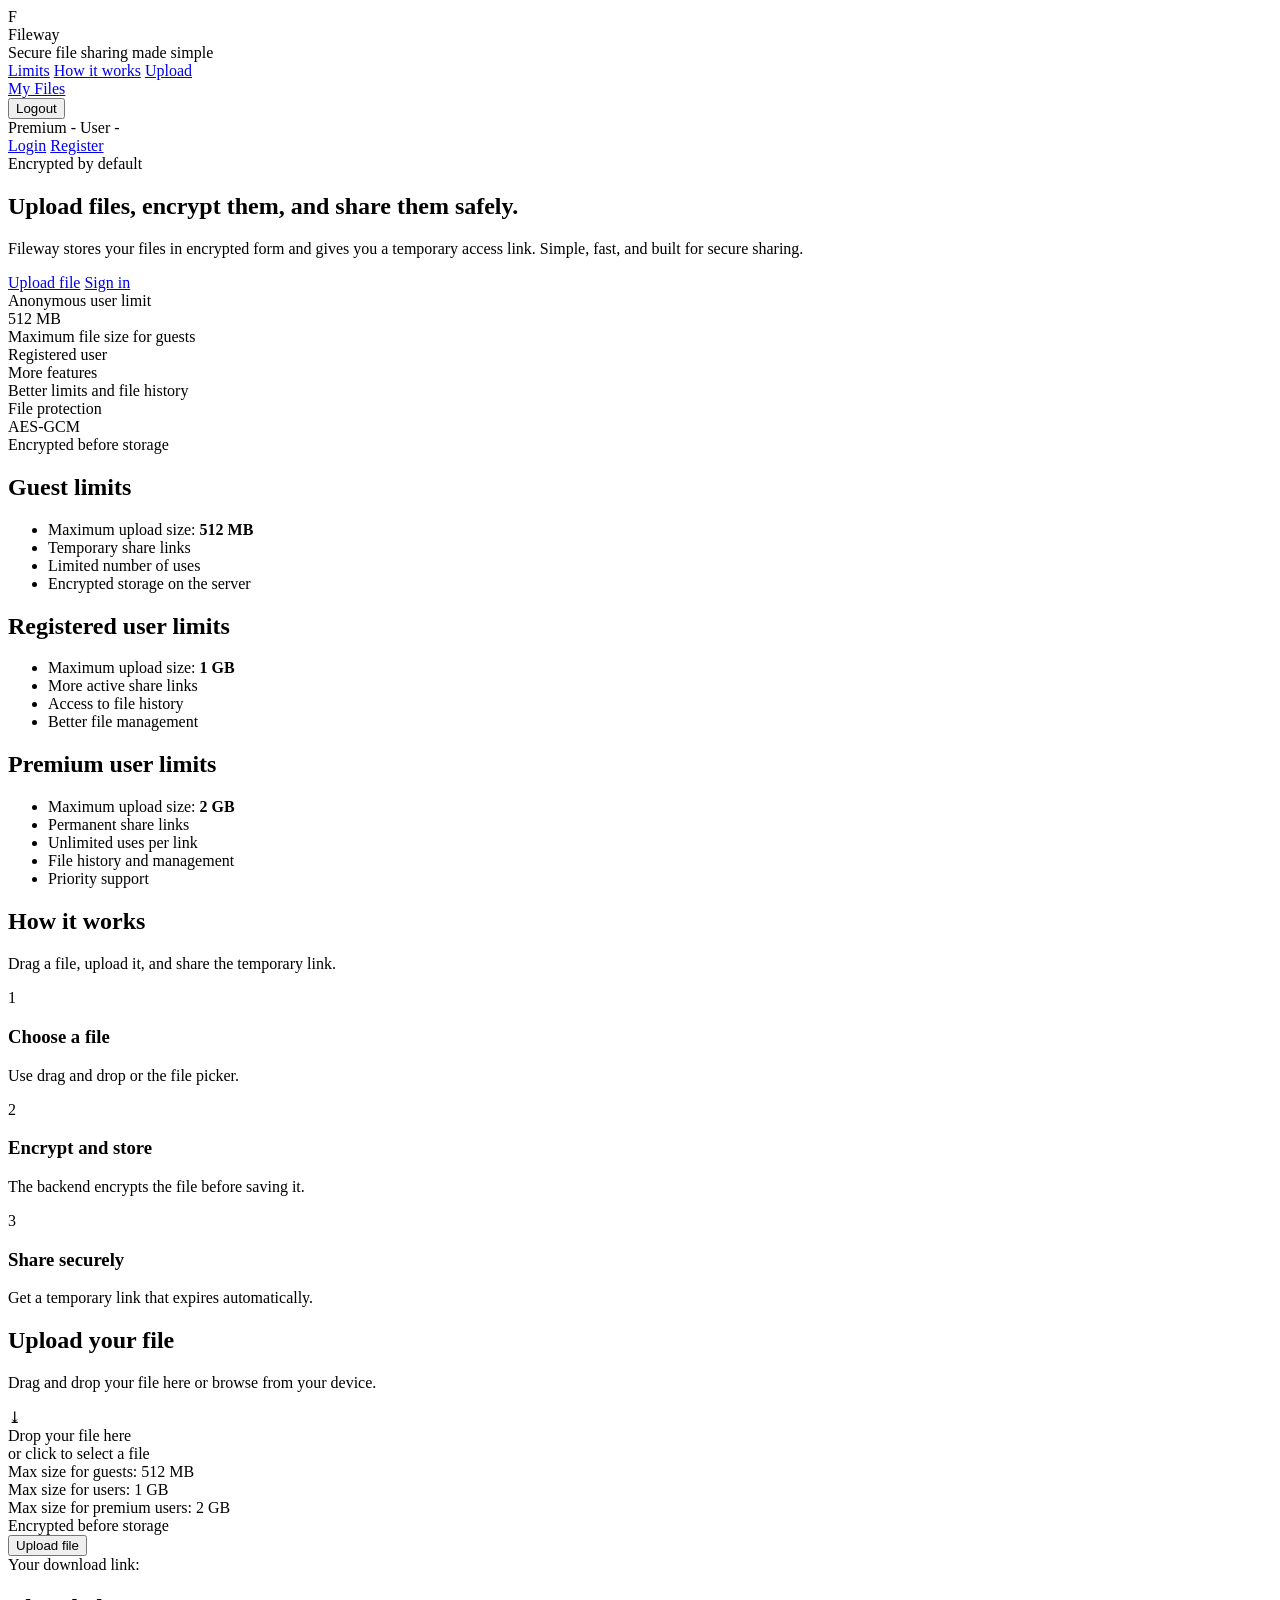
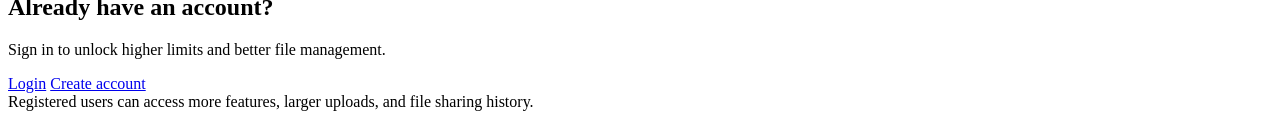
<file: src/main/resources/templates/index.html>
<!doctype html>
<html lang="en" xmlns:th="https://www.thymeleaf.org">
<head>
    <meta charset="UTF-8" />
    <meta name="viewport" content="width=device-width, initial-scale=1.0" />
    <meta http-equiv="X-UA-Compatible" content="ie=edge" />
    <link rel="stylesheet" th:href="@{/css/index.css}">
    <title>Fileway - secure way for your files</title>
</head>
<body>
<header class="topbar">
    <div class="brand">
        <div class="brand__logo">F</div>
        <div>
            <div class="brand__name">Fileway</div>
            <div class="brand__tagline">Secure file sharing made simple</div>
        </div>
    </div>

    <nav class="topbar__nav">
        <a href="#limits">Limits</a>
        <a href="#how-it-works">How it works</a>
        <a href="#upload">Upload</a>
        <div th:if="${isLoggedIn}">
            <a href="/my-files">My Files</a>
            <form th:action="@{/logout}" method="post">
                <a><button type="submit">Logout</button></a>
            </form>

            <span th:if="${isPremium}" class="user-status premium">
            Premium - <span th:text="${user.email}"></span>
        </span>

                <span th:unless="${isPremium}" class="user-status">
            User - <span th:text="${user.email}"></span>
        </span>
            </div>

            <div th:unless="${isLoggedIn}">
                <a href="#login">Login</a>
                <a href="/register">Register</a>
            </div>
    </nav>
</header>

<main class="page">
    <section class="hero">
        <div class="hero__content">
            <span class="hero__badge">Encrypted by default</span>
            <h1>Upload files, encrypt them, and share them safely.</h1>
            <p>
                Fileway stores your files in encrypted form and gives you a temporary access link.
                Simple, fast, and built for secure sharing.
            </p>

            <div class="hero__actions">
                <a class="btn btn--primary" href="#upload">Upload file</a>
                <a class="btn btn--secondary" href="#login">Sign in</a>
            </div>
        </div>

        <aside class="hero__panel">
            <div class="stat-card">
                <div class="stat-card__label">Anonymous user limit</div>
                <div class="stat-card__value">512 MB</div>
                <div class="stat-card__note">Maximum file size for guests</div>
            </div>
            <div class="stat-card">
                <div class="stat-card__label">Registered user</div>
                <div class="stat-card__value">More features</div>
                <div class="stat-card__note">Better limits and file history</div>
            </div>
            <div class="stat-card">
                <div class="stat-card__label">File protection</div>
                <div class="stat-card__value">AES-GCM</div>
                <div class="stat-card__note">Encrypted before storage</div>
            </div>
        </aside>
    </section>

    <section class="info-grid" id="limits">
        <article class="info-card" >
            <h2>Guest limits</h2>
            <ul>
                <li>Maximum upload size: <strong>512 MB</strong></li>
                <li>Temporary share links</li>
                <li>Limited number of uses</li>
                <li>Encrypted storage on the server</li>
            </ul>
        </article>

        <article class="info-card">
            <h2>Registered user limits</h2>
            <ul>
                <li>Maximum upload size: <strong>1 GB</strong></li>
                <li>More active share links</li>
                <li>Access to file history</li>
                <li>Better file management</li>
            </ul>
        </article>

        <article class="info-card">
            <h2>Premium user limits</h2>
            <ul>
                <li>Maximum upload size: <strong>2 GB</strong></li>
                <li>Permanent share links</li>
                <li>Unlimited uses per link</li>
                <li>File history and management</li>
                <li>Priority support</li>
            </ul>
        </article>
    </section>

    <section class="panel" id="how-it-works">
        <div class="panel__header">
            <h2>How it works</h2>
            <p>Drag a file, upload it, and share the temporary link.</p>
        </div>
        <div class="steps">
            <div class="step">
                <span class="step__number">1</span>
                <h3>Choose a file</h3>
                <p>Use drag and drop or the file picker.</p>
            </div>
            <div class="step">
                <span class="step__number">2</span>
                <h3>Encrypt and store</h3>
                <p>The backend encrypts the file before saving it.</p>
            </div>
            <div class="step">
                <span class="step__number">3</span>
                <h3>Share securely</h3>
                <p>Get a temporary link that expires automatically.</p>
            </div>
        </div>
    </section>

    <section th:class="${isLoggedIn} ? '' : 'upload-section'" id="upload">

        <div class="upload-card">
            <div class="panel__header">
                <h2>Upload your file</h2>
                <p>Drag and drop your file here or browse from your device.</p>
            </div>
            <form action="/upload" method="POST" enctype="multipart/form-data" class="upload-form">
                <input type="hidden" th:name="${_csrf.parameterName}" th:value="${_csrf.token}">
                <div class="dropzone" id="dropzone">
                    <input id="file" type="file" name="file" hidden />
                    <div class="dropzone__icon">⤓</div>
                    <div class="dropzone__title">Drop your file here</div>
                    <div class="dropzone__subtitle">or click to select a file</div>
                    <div class="dropzone__hint" th:if="${!isLoggedIn}">Max size for guests: 512 MB</div>
                    <div class="dropzone__hint" th:if="${isLoggedIn and !isPremium}">Max size for users: 1 GB</div>
                    <div class="dropzone__hint" th:if="${isPremium}">Max size for premium users: 2 GB</div>
                </div>

                <div class="upload-meta">
                    <span>Encrypted before storage</span>
                </div>

                <input type="submit" value="Upload file" class="btn btn--primary btn--full" />

                <div th:if="${successMessage}" class="alert alert-success" th:text="${successMessage}"></div>

                <div th:if="${linkOnFile}" class="link-box">
                    <div class="link-box__title">Your download link:</div>
                    <a th:href="${linkOnFile}" th:text="${linkOnFile}"></a>
                </div>

                <div th:if="${errorMessage}" class="alert alert-error" th:text="${errorMessage}"></div>
            </form>
        </div>


            <div class="login-card" id="login" th:if="${!isLoggedIn}">
                <div class="panel__header">
                    <h2>Already have an account?</h2>
                    <p>Sign in to unlock higher limits and better file management.</p>
                </div>

                <div class="login-card__actions">
                    <a class="btn btn--secondary btn--full" href="/login">Login</a>
                    <a class="btn btn--ghost btn--full" href="/register">Create account</a>
                </div>

                <div class="login-card__note">
                    Registered users can access more features, larger uploads, and file sharing history.
                </div>
            </div>
    </section>
</main>

<script>
    const dropzone = document.getElementById('dropzone');
    const fileInput = document.getElementById('file');

    if (dropzone && fileInput) {
        dropzone.addEventListener('click', () => fileInput.click());

        dropzone.addEventListener('dragover', (event) => {
            event.preventDefault();
            dropzone.classList.add('is-dragover');
        });

        dropzone.addEventListener('dragleave', () => {
            dropzone.classList.remove('is-dragover');
        });

        dropzone.addEventListener('drop', (event) => {
            event.preventDefault();
            dropzone.classList.remove('is-dragover');
            if (event.dataTransfer.files.length > 0) {
                fileInput.files = event.dataTransfer.files;
                dropzone.querySelector('.dropzone__title').textContent = event.dataTransfer.files[0].name;
                dropzone.querySelector('.dropzone__subtitle').textContent = 'File selected';
            }
        });

        fileInput.addEventListener('change', () => {
            if (fileInput.files.length > 0) {
                dropzone.querySelector('.dropzone__title').textContent = fileInput.files[0].name;
                dropzone.querySelector('.dropzone__subtitle').textContent = 'File selected';
            }
        });
    }
</script>
</body>
</html>
</file>
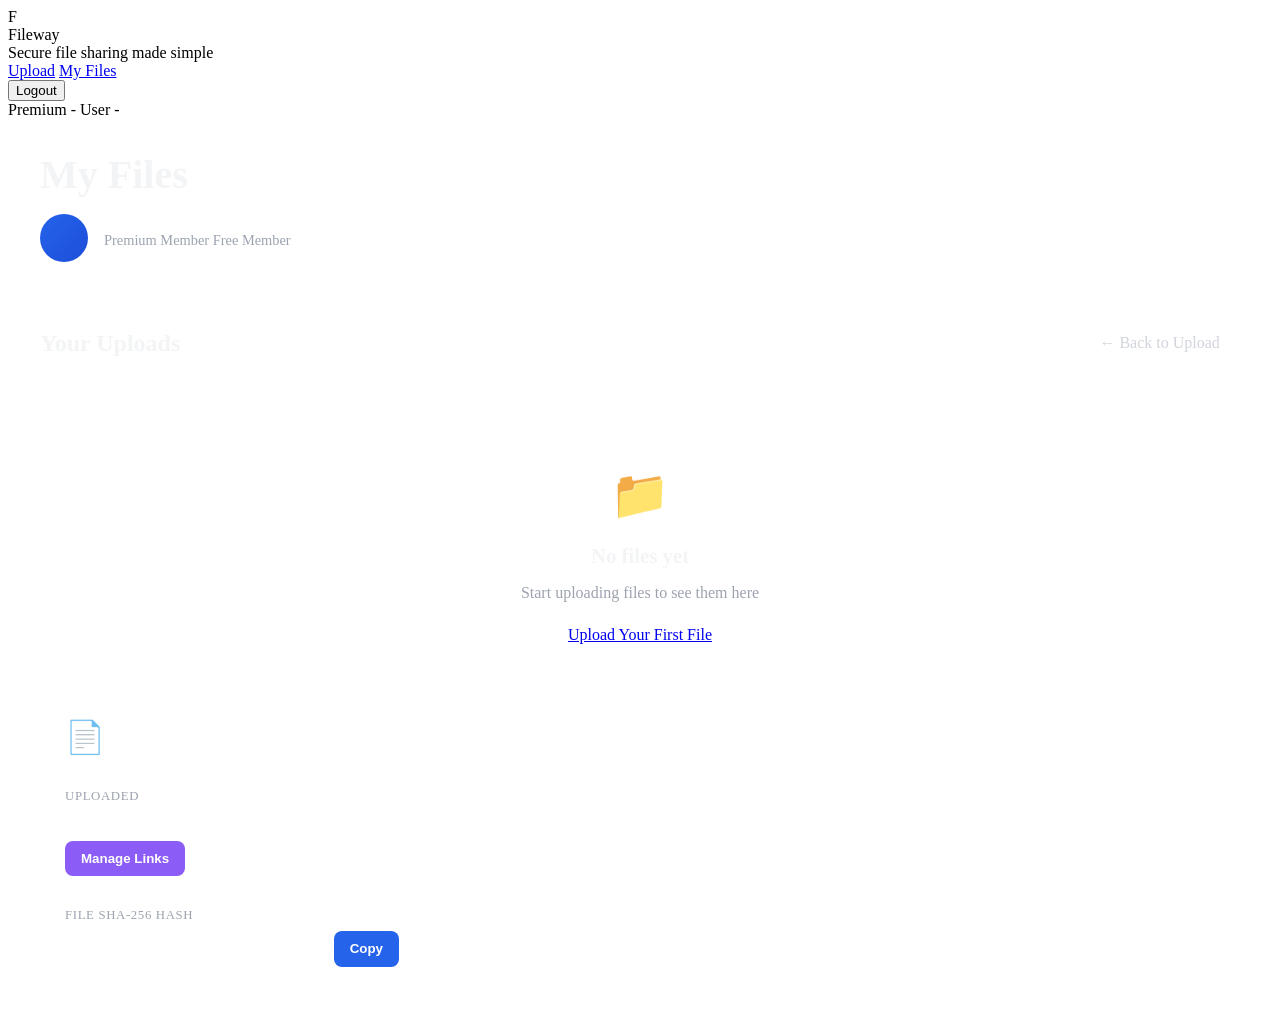
<file: src/main/resources/templates/files.html>
<!doctype html>
<html lang="en" xmlns:th="http://www.thymeleaf.org">
<head>
    <meta charset="UTF-8" />
    <meta name="viewport" content="width=device-width, initial-scale=1.0" />
    <meta http-equiv="X-UA-Compatible" content="ie=edge" />
    <meta name="_csrf" th:content="${_csrf.token}">
    <meta name="_csrf_header" th:content="${_csrf.headerName}">
    <link rel="stylesheet" th:href="@{/css/index.css}">
    <title>My Files - FileWay</title>

    <style>
        .files-container {
            max-width: 1200px;
            margin: 2rem auto;
            padding: 0 1rem;
        }

        .page-header {
            margin-bottom: 2rem;
        }

        .page-header h1 {
            font-size: 2.5rem;
            margin-bottom: 0.5rem;
            color: #f3f4f6;
        }

        .user-info {
            display: flex;
            align-items: center;
            gap: 1rem;
            margin-top: 1rem;
        }

        .user-info__avatar {
            width: 48px;
            height: 48px;
            border-radius: 50%;
            background: linear-gradient(135deg, #2563eb, #1d4ed8);
            display: flex;
            align-items: center;
            justify-content: center;
            font-weight: bold;
            font-size: 1.2rem;
            color: white;
        }

        .user-info__details {
            display: flex;
            flex-direction: column;
            gap: 0.3rem;
        }

        .user-info__email {
            color: #f3f4f6;
            font-weight: 600;
        }

        .user-info__role {
            font-size: 0.9rem;
            color: #9ca3af;
        }

        .user-info__role.premium {
            color: #c4b5fd;
            font-weight: 600;
        }

        .files-section {
            margin-top: 3rem;
        }

        .section-header {
            display: flex;
            justify-content: space-between;
            align-items: center;
            margin-bottom: 1.5rem;
            padding-bottom: 1rem;
            border-bottom: 1px solid rgba(255, 255, 255, 0.1);
        }

        .section-header h2 {
            font-size: 1.5rem;
            color: #f3f4f6;
        }

        .back-btn {
            display: inline-flex;
            align-items: center;
            gap: 0.5rem;
            padding: 0.7rem 1.2rem;
            background: rgba(255, 255, 255, 0.08);
            border: 1px solid rgba(255, 255, 255, 0.08);
            border-radius: 8px;
            color: #d1d5db;
            cursor: pointer;
            text-decoration: none;
            transition: 0.2s ease;
        }

        .back-btn:hover {
            background: rgba(255, 255, 255, 0.12);
            color: white;
        }

        .empty-state {
            text-align: center;
            padding: 3rem 2rem;
            border: 1px dashed rgba(255, 255, 255, 0.2);
            border-radius: 12px;
            background: rgba(255, 255, 255, 0.02);
        }

        .empty-state__icon {
            font-size: 3rem;
            margin-bottom: 1rem;
        }

        .empty-state h3 {
            font-size: 1.3rem;
            color: #f3f4f6;
            margin-bottom: 0.5rem;
        }

        .empty-state p {
            color: #9ca3af;
            margin-bottom: 1.5rem;
        }

        .files-grid {
            display: grid;
            grid-template-columns: repeat(auto-fill, minmax(350px, 1fr));
            gap: 1.5rem;
        }

        .file-card {
            background: rgba(255, 255, 255, 0.04);
            border: 1px solid rgba(255, 255, 255, 0.08);
            border-radius: 12px;
            padding: 1.5rem;
            transition: 0.2s ease;
        }

        .file-card:hover {
            background: rgba(255, 255, 255, 0.08);
            border-color: rgba(255, 255, 255, 0.15);
        }

        .file-card__header {
            display: flex;
            align-items: flex-start;
            gap: 1rem;
            margin-bottom: 1rem;
        }

        .file-card__icon {
            font-size: 2rem;
        }

        .file-card__title {
            flex: 1;
            overflow: hidden;
        }

        .file-card__name {
            color: #f3f4f6;
            font-weight: 600;
            word-break: break-word;
            margin-bottom: 0.3rem;
            display: -webkit-box;
            -webkit-line-clamp: 2;
            -webkit-box-orient: vertical;
            overflow: hidden;
        }

        .file-card__size {
            color: #9ca3af;
            font-size: 0.85rem;
        }

        .file-card__info {
            display: grid;
            grid-template-columns: 1fr 1fr;
            gap: 1rem;
            margin-bottom: 1rem;
            padding: 1rem 0;
            border-top: 1px solid rgba(255, 255, 255, 0.08);
            border-bottom: 1px solid rgba(255, 255, 255, 0.08);
        }

        .file-card__info-item {
            display: flex;
            flex-direction: column;
            gap: 0.3rem;
        }

        .file-card__info-label {
            color: #9ca3af;
            font-size: 0.8rem;
            text-transform: uppercase;
            letter-spacing: 0.05em;
        }

        .file-card__info-value {
            color: #f3f4f6;
            font-weight: 600;
        }

        .file-card__info-value.expired {
            color: #fca5a5;
        }

        .file-card__info-value.active {
            color: #86efac;
        }

        .file-card__link {
            margin-top: 1rem;
            padding-top: 1rem;
        }

        .file-card__link-label {
            color: #9ca3af;
            font-size: 0.8rem;
            text-transform: uppercase;
            letter-spacing: 0.05em;
            display: block;
            margin-bottom: 0.5rem;
        }

        .link-input-group {
            display: flex;
            gap: 0.5rem;
        }

        .link-input {
            flex: 1;
            background: rgba(255, 255, 255, 0.05);
            border: 1px solid rgba(255, 255, 255, 0.1);
            border-radius: 8px;
            padding: 0.6rem;
            color: #d1d5db;
            font-size: 0.85rem;
            word-break: break-all;
            cursor: pointer;
            transition: 0.2s ease;
        }

        .link-input:hover {
            background: rgba(255, 255, 255, 0.08);
        }

        .copy-btn {
            padding: 0.6rem 1rem;
            background: #2563eb;
            border: none;
            border-radius: 8px;
            color: white;
            font-weight: 600;
            cursor: pointer;
            transition: 0.2s ease;
            white-space: nowrap;
        }

        .copy-btn:hover {
            background: #1d4ed8;
        }

        .copy-btn.copied {
            background: #16a34a;
        }

        .open-modal-btn {
            padding: 0.6rem 1rem;
            background: #8b5cf6;
            border: none;
            border-radius: 8px;
            color: white;
            font-weight: 600;
            cursor: pointer;
            transition: 0.2s ease;
            white-space: nowrap;
        }

        .open-modal-btn:hover {
            background: #7c3aed;
        }

        @media (max-width: 768px) {
            .files-grid {
                grid-template-columns: 1fr;
            }

            .file-card__info {
                grid-template-columns: 1fr;
            }

            .section-header {
                flex-direction: column;
                align-items: flex-start;
                gap: 1rem;
            }

            .page-header h1 {
                font-size: 1.8rem;
            }
        }

        /*css for model*/

        .modal-overlay {
            background: rgba(0, 0, 0, 0.7);
            width: 100%;
            height: 100%;
            position: fixed;
            top: 0;
            bottom: 0;
            left: 0;
            right: 0;
            z-index: 1000;
            display: flex;
            justify-content: center;
            align-items: center;
        }

        .modal-wrapper {
            width: 90%;
            max-width: 600px;
            background: #1f2937;
            border: 1px solid rgba(255, 255, 255, 0.1);
            border-radius: 12px;
            max-height: 80vh;
            overflow-y: auto;
            box-shadow: 0 20px 25px -5px rgba(0, 0, 0, 0.1);
        }

        .modal-header {
            display: flex;
            justify-content: space-between;
            align-items: center;
            padding: 1.5rem;
            border-bottom: 1px solid rgba(255, 255, 255, 0.1);
            position: sticky;
            top: 0;
            background: #1f2937;
        }

        .modal-header h2 {
            color: #f3f4f6;
            margin: 0;
            font-size: 1.3rem;
        }

        .close-modal-btn {
            background: transparent;
            border: none;
            color: #9ca3af;
            font-size: 1.5rem;
            cursor: pointer;
            padding: 0;
            width: 32px;
            height: 32px;
            display: flex;
            align-items: center;
            justify-content: center;
            transition: color 0.2s;
        }

        .close-modal-btn:hover {
            color: #f3f4f6;
        }

        .modal-content {
            padding: 1.5rem;
        }

        .links-list {
            margin-bottom: 2rem;
        }

        .link-item {
            background: rgba(255, 255, 255, 0.04);
            border: 1px solid rgba(255, 255, 255, 0.08);
            border-radius: 8px;
            padding: 1rem;
            margin-bottom: 1rem;
        }

        .link-item-header {
            display: flex;
            justify-content: space-between;
            align-items: center;
            margin-bottom: 0.75rem;
        }

        .link-item-url {
            flex: 1;
            color: #93c5fd;
            font-size: 0.85rem;
            word-break: break-all;
            font-family: 'Courier New', monospace;
        }

        .link-item-status {
            display: inline-block;
            padding: 0.3rem 0.6rem;
            border-radius: 4px;
            font-size: 0.75rem;
            font-weight: 600;
            white-space: nowrap;
            margin-left: 1rem;
        }

        .link-item-status.active {
            background: rgba(134, 239, 172, 0.2);
            color: #86efac;
        }

        .link-item-status.expired {
            background: rgba(252, 165, 165, 0.2);
            color: #fca5a5;
        }

        .link-item-details {
            display: grid;
            grid-template-columns: 1fr 1fr;
            gap: 1rem;
            margin-bottom: 0.75rem;
            font-size: 0.85rem;
            color: #d1d5db;
        }

        .link-item-detail {
            display: flex;
            flex-direction: column;
            gap: 0.2rem;
        }

        .link-item-detail-label {
            color: #9ca3af;
            font-size: 0.75rem;
            text-transform: uppercase;
            letter-spacing: 0.05em;
        }

        .link-item-detail-value {
            color: #f3f4f6;
            font-weight: 600;
        }

        .link-item-actions {
            display: flex;
            gap: 0.5rem;
        }

        .link-copy-btn,
        .link-delete-btn {
            padding: 0.5rem 1rem;
            border: none;
            border-radius: 6px;
            font-size: 0.85rem;
            font-weight: 600;
            cursor: pointer;
            transition: 0.2s;
            flex: 1;
        }

        .link-copy-btn {
            background: #2563eb;
            color: white;
        }

        .link-copy-btn:hover {
            background: #1d4ed8;
        }

        .link-copy-btn.copied {
            background: #16a34a;
        }

        .link-delete-btn {
            background: #ef4444;
            color: white;
        }

        .link-delete-btn:hover {
            background: #dc2626;
        }

        .empty-links {
            text-align: center;
            padding: 2rem 1rem;
            color: #9ca3af;
            background: rgba(255, 255, 255, 0.02);
            border-radius: 8px;
            border: 1px dashed rgba(255, 255, 255, 0.1);
        }

        .create-link-section {
            border-top: 1px solid rgba(255, 255, 255, 0.1);
            padding-top: 1.5rem;
        }

        .create-link-section h3 {
            color: #f3f4f6;
            margin: 0 0 1rem 0;
            font-size: 1.1rem;
        }

        .create-link-form {
            display: grid;
            grid-template-columns: 1fr 1fr;
            gap: 1rem;
        }

        .form-group {
            display: flex;
            flex-direction: column;
            gap: 0.5rem;
        }

        .create-link-form label {
            color: #d1d5db;
            font-size: 0.9rem;
            font-weight: 500;
        }

        .create-link-form input {
            background: rgba(255, 255, 255, 0.05);
            border: 1px solid rgba(255, 255, 255, 0.1);
            border-radius: 6px;
            padding: 0.6rem;
            color: #f3f4f6;
            font-size: 0.9rem;
        }

        .create-link-form input:focus {
            outline: none;
            border-color: #2563eb;
            box-shadow: 0 0 0 2px rgba(37, 99, 235, 0.2);
        }

        .create-link-submit-btn {
            grid-column: 1 / -1;
            background: #10b981;
            color: white;
            border: none;
            padding: 0.7rem 1rem;
            border-radius: 6px;
            font-size: 0.95rem;
            font-weight: 600;
            cursor: pointer;
            transition: 0.2s;
        }

        .create-link-submit-btn:hover {
            background: #059669;
        }

        .hide {
            display: none !important;
        }

    </style>
</head>
<body>
<header class="topbar">
    <div class="brand">
        <div class="brand__logo">F</div>
        <div>
            <div class="brand__name">Fileway</div>
            <div class="brand__tagline">Secure file sharing made simple</div>
        </div>
    </div>

    <nav class="topbar__nav">
        <a href="/">Upload</a>
        <a href="/my-files">My Files</a>
        <form th:action="@{/logout}" method="post">
            <a><button type="submit">Logout</button></a>
        </form>
        <span th:if="${isPremium}" class="user-status premium">Premium - <span th:text="${user.email}"></span></span>
        <span th:unless="${isPremium}" class="user-status">User - <span th:text="${user.email}"></span></span>
    </nav>
</header>

<div class="files-container">
    <div class="page-header">
        <h1>My Files</h1>
        <div class="user-info">
            <div class="user-info__avatar" th:text="${user.email.charAt(0)}"></div>
            <div class="user-info__details">
                <div class="user-info__email" th:text="${user.email}"></div>
                <div class="user-info__role" th:classappend="${isPremium} ? ' premium' : ''">
                    <span th:if="${isPremium}">Premium Member</span>
                    <span th:unless="${isPremium}">Free Member</span>
                </div>
            </div>
        </div>
    </div>

    <div class="files-section">
        <div class="section-header">
            <h2>Your Uploads</h2>
            <a href="/" class="back-btn">← Back to Upload</a>
        </div>

        <div th:if="${#lists.isEmpty(user.userFiles)}" class="empty-state">
            <div class="empty-state__icon">📁</div>
            <h3>No files yet</h3>
            <p>Start uploading files to see them here</p>
            <a href="/" class="btn btn--primary">Upload Your First File</a>
        </div>

        <div th:unless="${#lists.isEmpty(user.userFiles)}" class="files-grid">
            <div th:each="file : ${user.userFiles}" class="file-card">
                <div class="file-card__header">
                    <div class="file-card__icon">📄</div>
                    <div class="file-card__title">
                        <div class="file-card__name" th:text="${file.originalName}"></div>
                        <div class="file-card__size" th:text="${FileSizeFormatter.format(file.size)}"></div>
                    </div>
                </div>

                <div class="file-card__info">
                    <div class="file-card__info-item">
                        <span class="file-card__info-label">Uploaded</span>
                        <span class="file-card__info-value"
                              th:text="${#temporals.format(file.createdAt, 'dd.MM.yyyy HH:mm')}"></span>
                    </div>
<!--                    <div class="file-card__info-item">-->
<!--                        <span class="file-card__info-label">Status</span>-->
<!--                        <span class="file-card__info-value"-->
<!--                              th:classappend="${file.link.expiresAt > T(java.time.LocalDateTime).now()} ? 'active' : 'expired'"-->
<!--                              th:text="${file.link.expiresAt > T(java.time.LocalDateTime).now()} ? 'Active' : 'Expired'"></span>-->
<!--                    </div>-->
<!--                    <div class="file-card__info-item">-->
<!--                        <span class="file-card__info-label">Expires</span>-->
<!--                        <span class="file-card__info-value" th:text="${#temporals.format(file, 'dd.MM.yyyy HH:mm')}"></span>-->
<!--                    </div>-->
<!--                    <div class="file-card__info-item">-->
<!--                        <span class="file-card__info-label">Downloads count</span>-->
<!--                        <span class="file-card__info-value" th:text="${file.link.useCount}"></span>-->
<!--                    </div>-->
                </div>
                <div>
                    <button class="open-modal-btn" th:data-file-id="${file.id}">
                        Manage Links
                    </button>
                </div>
<!--                <div class="file-card__link">-->
<!--                    <label class="file-card__link-label">Share Link</label>-->
<!--                    <div class="link-input-group">-->
<!--                        <input type="text" class="link-input" th:value="${'http://localhost:8080/download-stream/' + file.link.id}" readonly onclick="this.select()" />-->
<!--                        <button class="copy-btn" -->
<!--                                th:data-link="${'http://localhost:8080/download-stream/' + file.link.id}"-->
<!--                                onclick="copyToClipboard(this)">Copy</button>-->
<!--                    </div>-->
<!--                </div>-->
                <div class="file-card__link">
                    <label class="file-card__link-label">File SHA-256 Hash</label>
                    <div class="link-input-group">
                        <input type="text" class="link-input" th:value="${file.fileHash}" readonly onclick="this.select()" />
                        <button class="copy-btn"
                                th:data-link="${file.fileHash}"
                                onclick="copyToClipboard(this)">Copy</button>
                    </div>
                </div>
                <div class="modal-overlay hide" data-file-id="">
                    <div class="modal-wrapper">
                        <div class="modal-header">
                            <h2>Manage Share Links</h2>
                            <button class="close-modal-btn">✕</button>
                        </div>
                        <div class="modal-content">
                            <div class="links-list">
                                <!-- Links will be loaded here -->
                            </div>
                            <div class="create-link-section">
                                <h3>Create New Link</h3>
                                <form class="create-link-form">
                                    <div class="form-group">
                                        <label for="maxUses">Max Uses</label>
                                        <input type="number" id="maxUses" name="maxUses" value="1" min="1" max="100">
                                    </div>
                                    <div class="form-group">
                                        <label for="expirationHours">Expiration (hours)</label>
                                        <input type="number" id="expirationHours" name="expirationHours" value="1" min="1" max="720">
                                    </div>
                                    <button type="button" class="create-link-submit-btn">Create Link</button>
                                </form>
                            </div>
                        </div>
                    </div>
                </div>
            </div>
        </div>
    </div>
</div>

<script>
    // Get CSRF token from meta tag
    function getCsrfToken() {
        const token = document.querySelector('meta[name="_csrf"]')?.getAttribute('content');
        const header = document.querySelector('meta[name="_csrf_header"]')?.getAttribute('content');
        return { token, header: header || 'X-CSRF-TOKEN' };
    }

    function copyToClipboard(btn) {
        const link = btn.getAttribute('data-link');
        navigator.clipboard.writeText(link).then(() => {
            const originalText = btn.textContent;
            btn.textContent = 'Copied!';
            btn.classList.add('copied');
            setTimeout(() => {
                btn.textContent = originalText;
                btn.classList.remove('copied');
            }, 2000);
        }).catch(() => {
            alert('Failed to copy link');
        });
    }

    // Modal Management for Links
    let currentFileId = null;
    let currentModal = null;

    function openLinkModal(fileId, button) {
        currentFileId = fileId;
        // Find the modal within the same file-card
        currentModal = button.closest('.file-card').querySelector('.modal-overlay');
        currentModal.classList.remove('hide');
        loadLinks(fileId);
    }

    function closeLinkModal() {
        if (currentModal) {
            currentModal.classList.add('hide');
        }
        currentFileId = null;
        currentModal = null;
    }

    async function loadLinks(fileId) {
        try {
            const response = await fetch(`/api/files/${fileId}/links`);
            if (!response.ok) {
                throw new Error('Failed to load links');
            }
            const links = await response.json();
            renderLinks(links);
        } catch (error) {
            console.error('Error loading links:', error);
            alert('Error loading links: ' + error.message);
        }
    }

    function renderLinks(links) {
        if (!currentModal) return;
        
        const linksList = currentModal.querySelector('.links-list');
        
        if (links.length === 0) {
            linksList.innerHTML = '<div class="empty-links">No share links created yet</div>';
            return;
        }

        linksList.innerHTML = links.map(link => `
            <div class="link-item">
                <div class="link-item-header">
                    <span class="link-item-url">${link.url}</span>
                    <span class="link-item-status ${link.isExpired ? 'expired' : 'active'}">
                        ${link.isExpired ? 'Expired' : 'Active'}
                    </span>
                </div>
                <div class="link-item-details">
                    <div class="link-item-detail">
                        <span class="link-item-detail-label">Created</span>
                        <span class="link-item-detail-value">${new Date(link.createdAt).toLocaleString()}</span>
                    </div>
                    <div class="link-item-detail">
                        <span class="link-item-detail-label">Expires</span>
                        <span class="link-item-detail-value">${new Date(link.expiresAt).toLocaleString()}</span>
                    </div>
                    <div class="link-item-detail">
                        <span class="link-item-detail-label">Max Uses</span>
                        <span class="link-item-detail-value">${link.maxUses}</span>
                    </div>
                    <div class="link-item-detail">
                        <span class="link-item-detail-label">Downloads</span>
                        <span class="link-item-detail-value">${link.useCount}/${link.maxUses}</span>
                    </div>
                </div>
                <div class="link-item-actions">
                    <button class="link-copy-btn" onclick="copyLinkToClipboard(this, '${link.url}')">
                        Copy Link
                    </button>
                    <button class="link-delete-btn" onclick="deleteLink('${link.id}')">
                        Delete
                    </button>
                </div>
            </div>
        `).join('');
    }

    function copyLinkToClipboard(btn, link) {
        navigator.clipboard.writeText(link).then(() => {
            const originalText = btn.textContent;
            btn.textContent = 'Copied!';
            btn.classList.add('copied');
            setTimeout(() => {
                btn.textContent = originalText;
                btn.classList.remove('copied');
            }, 2000);
        });
    }

    async function deleteLink(linkId) {
        if (!confirm('Are you sure you want to delete this link?')) {
            return;
        }

        try {
            const csrf = getCsrfToken();
            const response = await fetch(`/api/files/${currentFileId}/links/${linkId}`, {
                method: 'DELETE',
                headers: {
                    [csrf.header]: csrf.token,
                    'Content-Type': 'application/json'
                }
            });

            if (response.ok) {
                loadLinks(currentFileId);
            } else {
                alert('Error deleting link: ' + response.status);
            }
        } catch (error) {
            console.error('Error deleting link:', error);
            alert('Error deleting link: ' + error.message);
        }
    }

    async function createNewLink() {
        if (!currentModal) return;
        
        const maxUses = currentModal.querySelector('#maxUses').value;
        const expirationHours = currentModal.querySelector('#expirationHours').value;

        try {
            const csrf = getCsrfToken();
            const response = await fetch(`/api/files/${currentFileId}/links?maxUses=${maxUses}&expirationHours=${expirationHours}`, {
                method: 'POST',
                headers: {
                    [csrf.header]: csrf.token,
                    'Content-Type': 'application/json'
                }
            });

            if (response.ok) {
                currentModal.querySelector('#maxUses').value = '1';
                currentModal.querySelector('#expirationHours').value = '1';
                loadLinks(currentFileId);
            } else {
                alert('Error creating link: ' + response.status);
            }
        } catch (error) {
            console.error('Error creating link:', error);
            alert('Error creating link: ' + error.message);
        }
    }

    // Event listeners for modal
    document.addEventListener('DOMContentLoaded', () => {
        // Open modal buttons
        const openBtns = document.querySelectorAll('.open-modal-btn');
        openBtns.forEach(btn => {
            btn.addEventListener('click', (e) => {
                e.preventDefault();
                const fileId = btn.getAttribute('data-file-id');
                openLinkModal(fileId, btn);
            });
        });

        // Set up each modal with its own close button
        const modals = document.querySelectorAll('.modal-overlay');
        modals.forEach(modal => {
            const closeBtn = modal.querySelector('.close-modal-btn');
            if (closeBtn) {
                closeBtn.addEventListener('click', closeLinkModal);
            }

            // Modal overlay close
            modal.addEventListener('click', (e) => {
                if (e.target === modal) {
                    closeLinkModal();
                }
            });

            // Create link button
            const createBtn = modal.querySelector('.create-link-submit-btn');
            if (createBtn) {
                createBtn.addEventListener('click', createNewLink);
            }
        });
    });
</script>
</body>
</html>
</file>
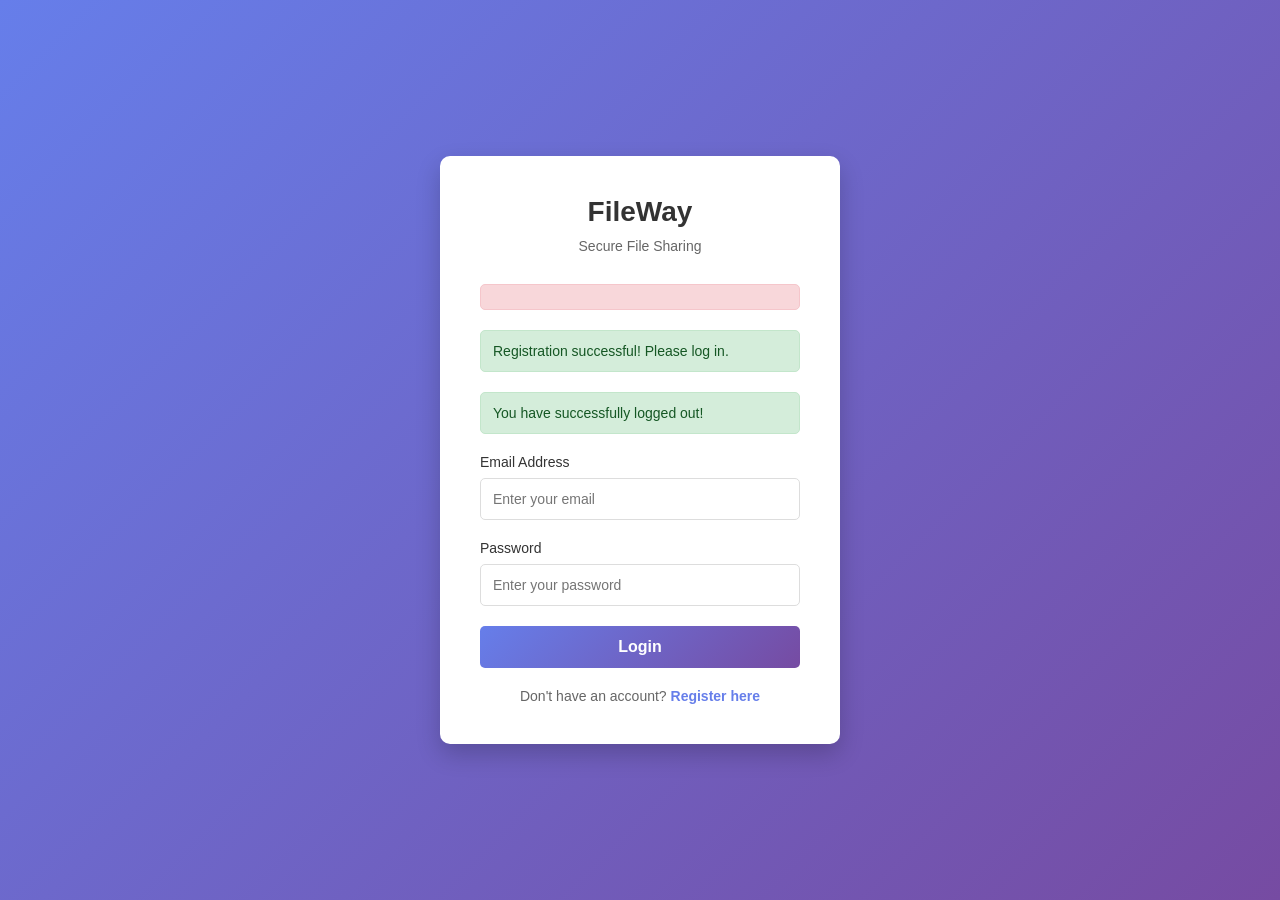
<file: src/main/resources/templates/auth/login.html>
<!DOCTYPE html>
<html lang="en" xmlns:th="http://www.thymeleaf.org">
<head>
    <meta charset="UTF-8">
    <meta name="viewport" content="width=device-width, initial-scale=1.0">
    <title>FileWay - Login</title>
    <style>
        * {
            margin: 0;
            padding: 0;
            box-sizing: border-box;
        }

        body {
            font-family: 'Segoe UI', Tahoma, Geneva, Verdana, sans-serif;
            background: linear-gradient(135deg, #667eea 0%, #764ba2 100%);
            min-height: 100vh;
            display: flex;
            justify-content: center;
            align-items: center;
            padding: 20px;
        }

        .login-container {
            background: white;
            border-radius: 10px;
            box-shadow: 0 10px 25px rgba(0, 0, 0, 0.2);
            width: 100%;
            max-width: 400px;
            padding: 40px;
        }

        .login-header {
            text-align: center;
            margin-bottom: 30px;
        }

        .login-header h1 {
            color: #333;
            font-size: 28px;
            margin-bottom: 10px;
        }

        .login-header p {
            color: #666;
            font-size: 14px;
        }

        .form-group {
            margin-bottom: 20px;
        }

        label {
            display: block;
            margin-bottom: 8px;
            color: #333;
            font-weight: 500;
            font-size: 14px;
        }

        input[type="email"],
        input[type="password"] {
            width: 100%;
            padding: 12px;
            border: 1px solid #ddd;
            border-radius: 5px;
            font-size: 14px;
            transition: border-color 0.3s;
        }

        input[type="email"]:focus,
        input[type="password"]:focus {
            outline: none;
            border-color: #667eea;
            box-shadow: 0 0 5px rgba(102, 126, 234, 0.3);
        }

        .alert {
            padding: 12px;
            border-radius: 5px;
            margin-bottom: 20px;
            font-size: 14px;
        }

        .alert-danger {
            background-color: #f8d7da;
            color: #721c24;
            border: 1px solid #f5c6cb;
        }

        .alert-success {
            background-color: #d4edda;
            color: #155724;
            border: 1px solid #c3e6cb;
        }

        .btn {
            width: 100%;
            padding: 12px;
            border: none;
            border-radius: 5px;
            font-size: 16px;
            font-weight: 600;
            cursor: pointer;
            transition: all 0.3s;
        }

        .btn-primary {
            background: linear-gradient(135deg, #667eea 0%, #764ba2 100%);
            color: white;
        }

        .btn-primary:hover {
            transform: translateY(-2px);
            box-shadow: 0 5px 15px rgba(102, 126, 234, 0.4);
        }

        .login-footer {
            text-align: center;
            margin-top: 20px;
            color: #666;
            font-size: 14px;
        }

        .login-footer a {
            color: #667eea;
            text-decoration: none;
            font-weight: 600;
        }

        .login-footer a:hover {
            text-decoration: underline;
        }
    </style>
</head>
<body>
    <div class="login-container">
        <div class="login-header">
            <h1>FileWay</h1>
            <p>Secure File Sharing</p>
        </div>

        <div th:if="${param.error}" class="alert alert-danger">
            <span th:text="${error}"></span>
        </div>

        <div th:if="${param.registered}" class="alert alert-success">
            Registration successful! Please log in.
        </div>

        <div th:if="${param.logout}" class="alert alert-success">
            You have successfully logged out!
        </div>

        <form method="post" th:action="@{/login}">
            <input type="hidden" th:name="${_csrf.parameterName}" th:value="${_csrf.token}">
            <div class="form-group">
                <label for="email">Email Address</label>
                <input type="email" id="email" name="email" required placeholder="Enter your email">
            </div>

            <div class="form-group">
                <label for="password">Password</label>
                <input type="password" id="password" name="password" required placeholder="Enter your password">
            </div>

            <button type="submit" class="btn btn-primary">Login</button>
        </form>

        <div class="login-footer">
            Don't have an account? <a href="/register">Register here</a>
        </div>
    </div>
</body>
</html>
</file>
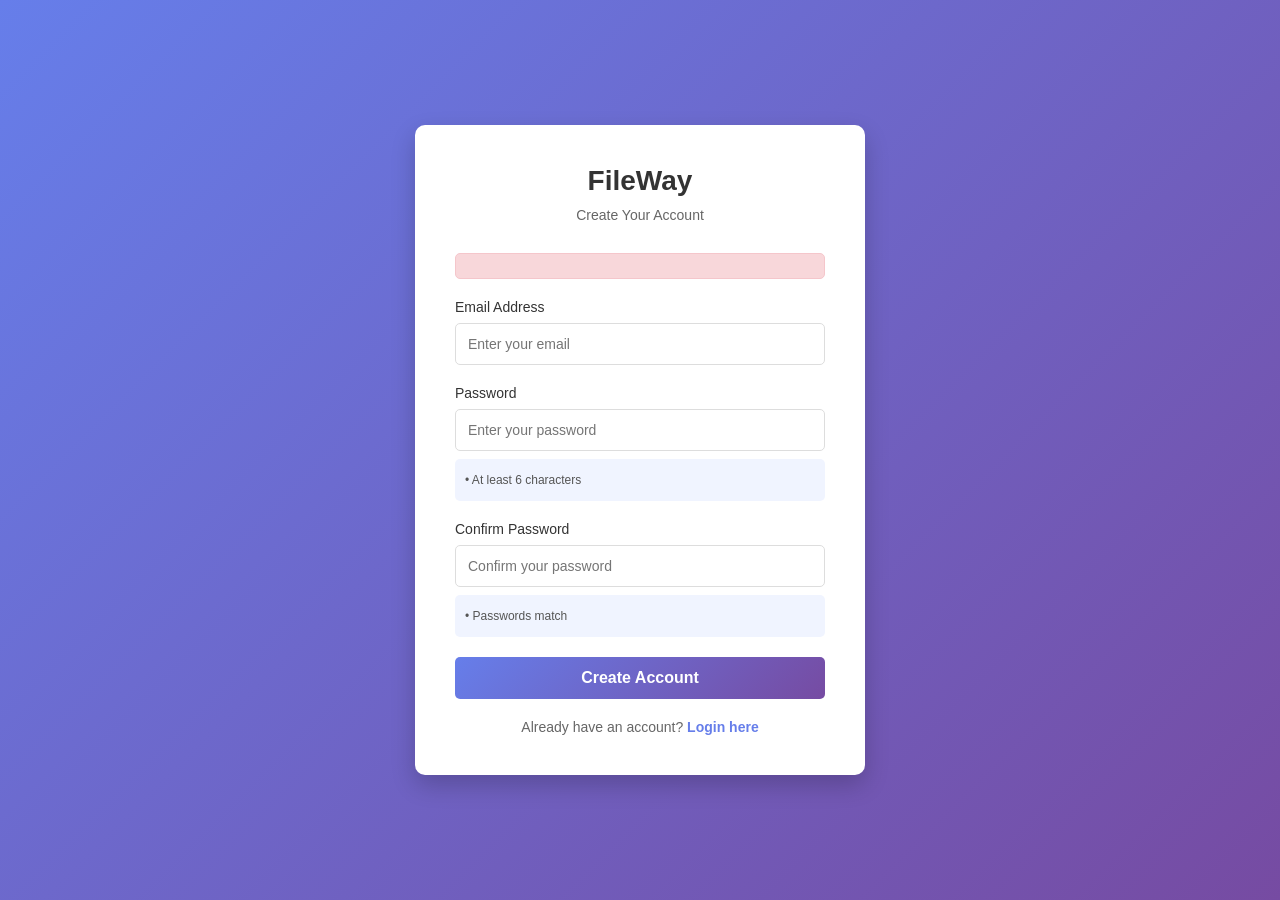
<file: src/main/resources/templates/auth/registration.html>
<!DOCTYPE html>
<html lang="en" xmlns:th="http://www.thymeleaf.org">
<head>
    <meta charset="UTF-8">
    <meta name="viewport" content="width=device-width, initial-scale=1.0">
    <title>FileWay - Register</title>
    <style>
        * {
            margin: 0;
            padding: 0;
            box-sizing: border-box;
        }

        body {
            font-family: 'Segoe UI', Tahoma, Geneva, Verdana, sans-serif;
            background: linear-gradient(135deg, #667eea 0%, #764ba2 100%);
            min-height: 100vh;
            display: flex;
            justify-content: center;
            align-items: center;
            padding: 20px;
        }

        .register-container {
            background: white;
            border-radius: 10px;
            box-shadow: 0 10px 25px rgba(0, 0, 0, 0.2);
            width: 100%;
            max-width: 450px;
            padding: 40px;
        }

        .register-header {
            text-align: center;
            margin-bottom: 30px;
        }

        .register-header h1 {
            color: #333;
            font-size: 28px;
            margin-bottom: 10px;
        }

        .register-header p {
            color: #666;
            font-size: 14px;
        }

        .form-group {
            margin-bottom: 20px;
        }

        label {
            display: block;
            margin-bottom: 8px;
            color: #333;
            font-weight: 500;
            font-size: 14px;
        }

        input[type="email"],
        input[type="password"] {
            width: 100%;
            padding: 12px;
            border: 1px solid #ddd;
            border-radius: 5px;
            font-size: 14px;
            transition: border-color 0.3s;
        }

        input[type="email"]:focus,
        input[type="password"]:focus {
            outline: none;
            border-color: #667eea;
            box-shadow: 0 0 5px rgba(102, 126, 234, 0.3);
        }

        .password-requirements {
            margin-top: 8px;
            padding: 10px;
            background-color: #f0f4ff;
            border-radius: 5px;
            font-size: 12px;
            color: #555;
        }

        .requirement {
            margin: 4px 0;
        }

        .requirement.met {
            color: #28a745;
        }

        .alert {
            padding: 12px;
            border-radius: 5px;
            margin-bottom: 20px;
            font-size: 14px;
        }

        .alert-danger {
            background-color: #f8d7da;
            color: #721c24;
            border: 1px solid #f5c6cb;
        }

        .alert-success {
            background-color: #d4edda;
            color: #155724;
            border: 1px solid #c3e6cb;
        }

        .btn {
            width: 100%;
            padding: 12px;
            border: none;
            border-radius: 5px;
            font-size: 16px;
            font-weight: 600;
            cursor: pointer;
            transition: all 0.3s;
        }

        .btn-primary {
            background: linear-gradient(135deg, #667eea 0%, #764ba2 100%);
            color: white;
        }

        .btn-primary:hover {
            transform: translateY(-2px);
            box-shadow: 0 5px 15px rgba(102, 126, 234, 0.4);
        }

        .register-footer {
            text-align: center;
            margin-top: 20px;
            color: #666;
            font-size: 14px;
        }

        .register-footer a {
            color: #667eea;
            text-decoration: none;
            font-weight: 600;
        }

        .register-footer a:hover {
            text-decoration: underline;
        }
    </style>
</head>
<body>
    <div class="register-container">
        <div class="register-header">
            <h1>FileWay</h1>
            <p>Create Your Account</p>
        </div>

        <div th:if="${error}" class="alert alert-danger">
            <span th:text="${error}"></span>
        </div>

        <form method="post" th:action="@{/register}" id="registerForm">
            <div class="form-group">
                <label for="email">Email Address</label>
                <input type="email" id="email" name="email" required placeholder="Enter your email">
            </div>

            <div class="form-group">
                <label for="password">Password</label>
                <input type="password" id="password" name="password" required placeholder="Enter your password" onchange="updatePasswordRequirements()">
                <div class="password-requirements">
                    <div class="requirement" id="lengthReq">• At least 6 characters</div>
                </div>
            </div>

            <div class="form-group">
                <label for="confirmPassword">Confirm Password</label>
                <input type="password" id="confirmPassword" name="confirmPassword" required placeholder="Confirm your password" onchange="updatePasswordRequirements()">
                <div class="password-requirements">
                    <div class="requirement" id="matchReq">• Passwords match</div>
                </div>
            </div>

            <button type="submit" class="btn btn-primary">Create Account</button>
        </form>

        <div class="register-footer">
            Already have an account? <a href="/login">Login here</a>
        </div>
    </div>

    <script>
        function updatePasswordRequirements() {
            const password = document.getElementById('password').value;
            const confirmPassword = document.getElementById('confirmPassword').value;
            const lengthReq = document.getElementById('lengthReq');
            const matchReq = document.getElementById('matchReq');

            if (password.length >= 6) {
                lengthReq.classList.add('met');
            } else {
                lengthReq.classList.remove('met');
            }

            if (password && confirmPassword && password === confirmPassword) {
                matchReq.classList.add('met');
            } else {
                matchReq.classList.remove('met');
            }
        }
    </script>
</body>
</html>
</file>
